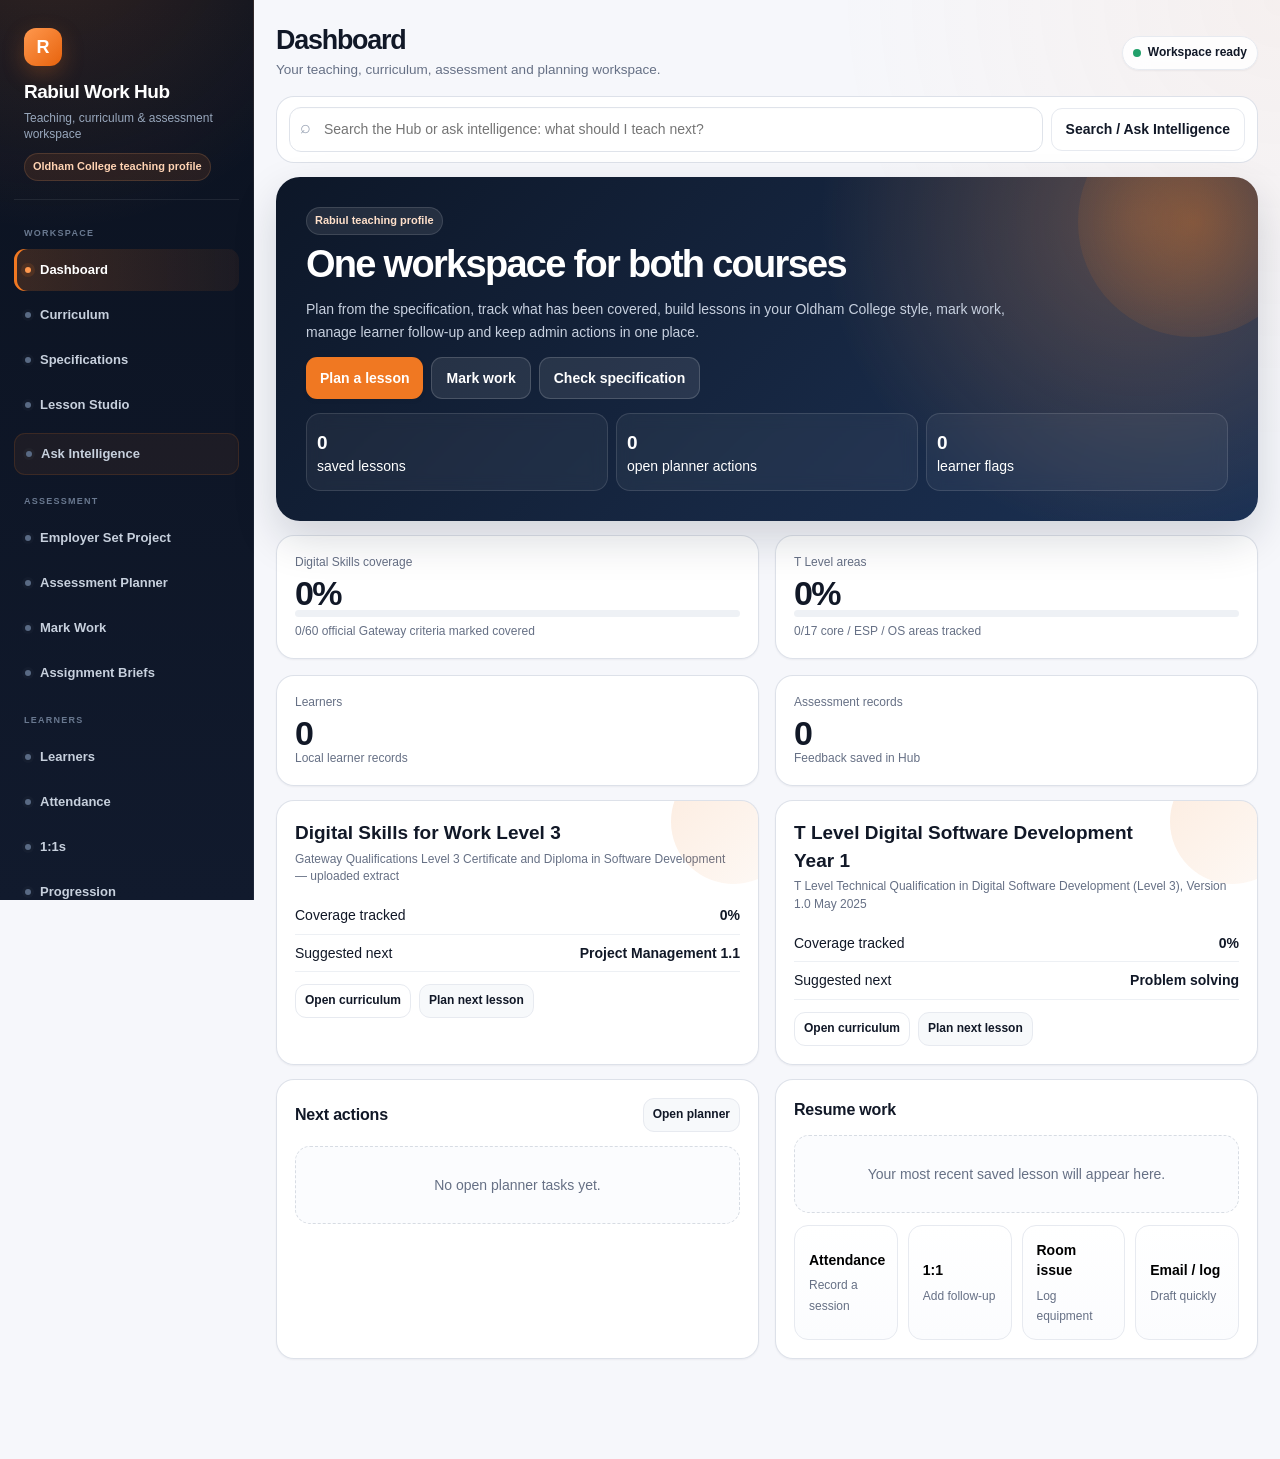
<file: index.html>
<!doctype html>
<html lang="en">
<head>
  <meta charset="utf-8">
  <meta name="viewport" content="width=device-width,initial-scale=1,viewport-fit=cover">
  <meta name="theme-color" content="#0b1220">
  <meta name="color-scheme" content="light">
  <meta name="mobile-web-app-capable" content="yes">
  <meta name="apple-mobile-web-app-capable" content="yes">
  <meta name="apple-mobile-web-app-status-bar-style" content="black-translucent">
  <meta name="description" content="Rabiul Work Hub — teaching, curriculum, assessment and planning workspace">
  <title>Rabiul Work Hub</title>
  <link rel="stylesheet" href="/styles.css?v=4.0.0">
</head>
<body>
  <div class="shell">
    <aside class="sidebar" id="sidebar">
      <div class="brand">
        <strong>Rabiul Work Hub</strong>
        <span>Teaching, curriculum & assessment workspace</span>
        <div class="brand-badge">Oldham College teaching profile</div>
  <button class="sidebar-close" aria-label="Close navigation" onclick="RWH.toggleDrawer()">Close</button>
      </div>
      <nav class="nav" id="nav"></nav>
    </aside>
    <main class="content" id="app">
      <div class="card">Loading Work Hub…</div>
    </main>
  </div>

  <nav class="mobilebar" id="mobilebar"></nav>
  <div class="toast" id="toast"></div>
  <div class="modal-backdrop" id="modal">
    <div class="modal" id="modalContent"></div>
  </div>

  <script src="/data.js?v=4.0.0"></script>
  <script src="/app.js?v=4.0.0"></script>
</body>
</html>
</file>
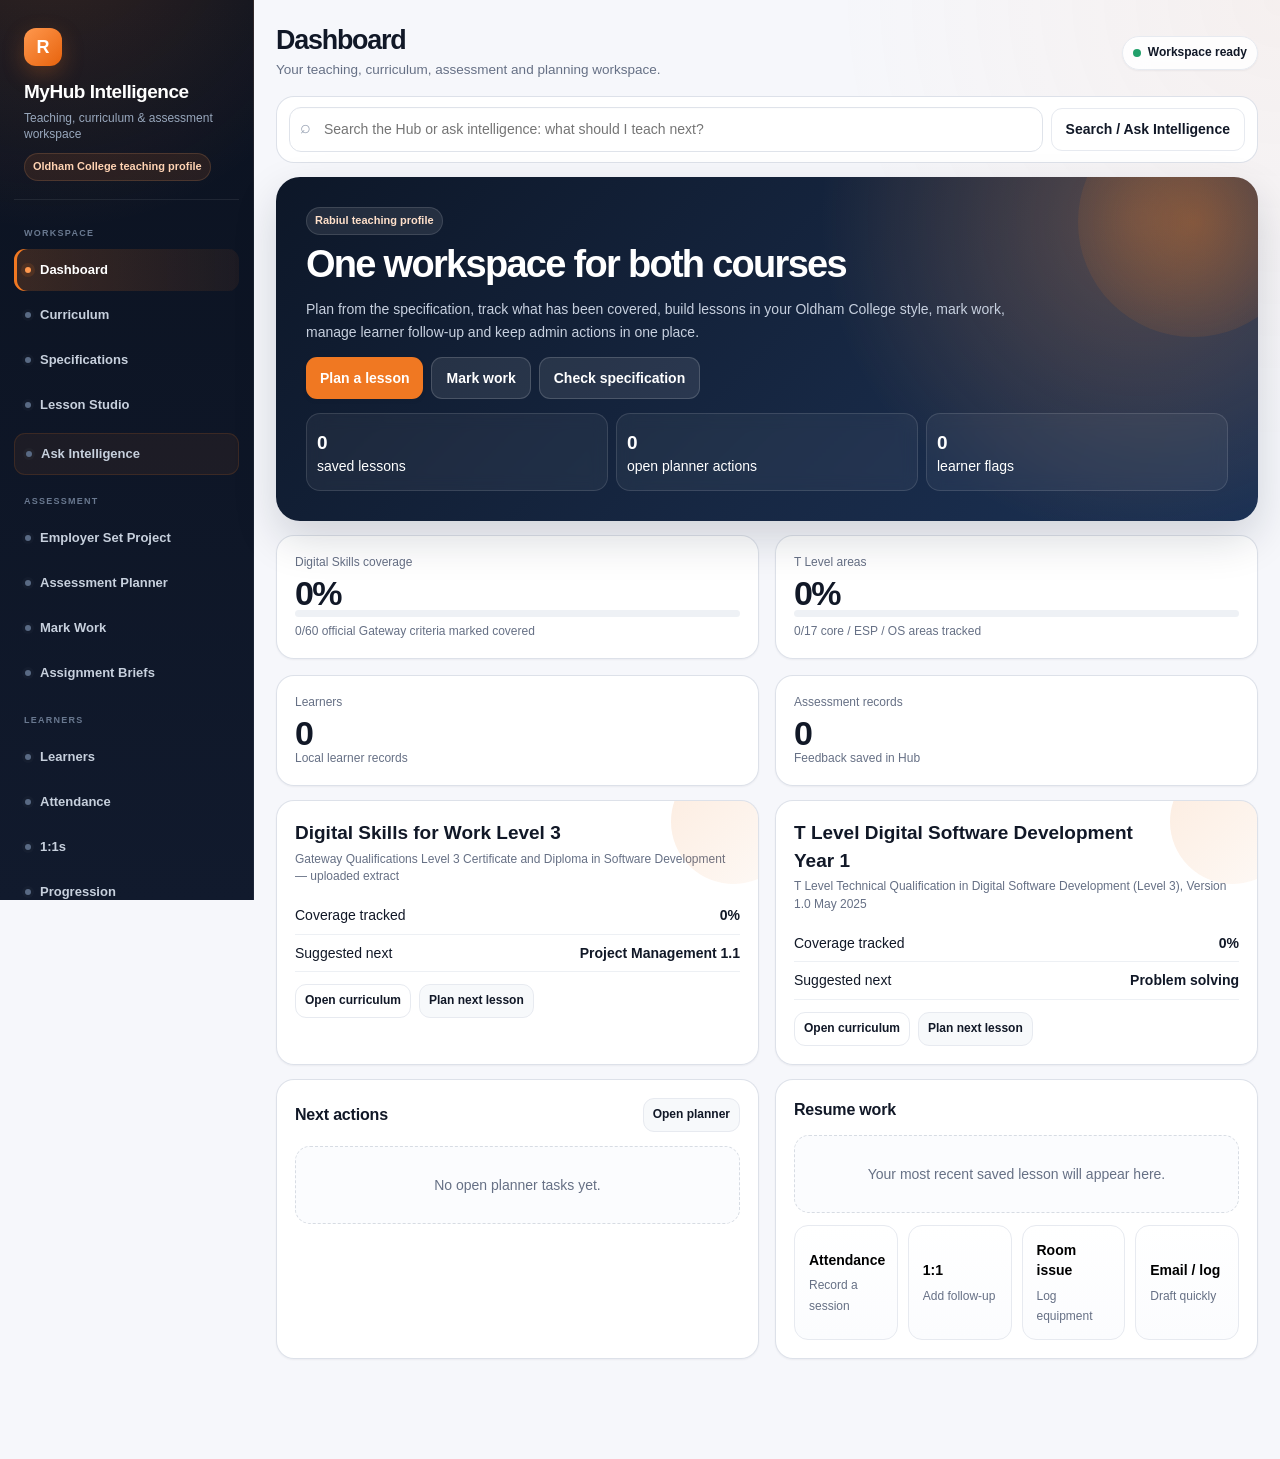
<file: rabiul-work-hub-next/index.html>
<!doctype html>
<html lang="en">
<head>
  <meta charset="utf-8">
  <meta name="viewport" content="width=device-width,initial-scale=1,viewport-fit=cover">
  <meta name="theme-color" content="#0b1220">
  <meta name="color-scheme" content="light">
  <meta name="mobile-web-app-capable" content="yes">
  <meta name="apple-mobile-web-app-capable" content="yes">
  <meta name="apple-mobile-web-app-status-bar-style" content="black-translucent">
  <meta name="description" content="MyHub Intelligence — teaching, curriculum, assessment and planning workspace">
  <title>MyHub Intelligence</title>
  <link rel="stylesheet" href="/styles.css?v=4.0.0">
</head>
<body>
  <div class="shell">
    <aside class="sidebar" id="sidebar">
      <div class="brand">
        <strong>MyHub Intelligence</strong>
        <span>Teaching, curriculum & assessment workspace</span>
        <div class="brand-badge">Oldham College teaching profile</div>
  <button class="sidebar-close" aria-label="Close navigation" onclick="RWH.toggleDrawer()">Close</button>
      </div>
      <nav class="nav" id="nav"></nav>
    </aside>
    <main class="content" id="app">
      <div class="card">Loading Work Hub…</div>
    </main>
  </div>

  <nav class="mobilebar" id="mobilebar"></nav>
  <div class="toast" id="toast"></div>
  <div class="modal-backdrop" id="modal">
    <div class="modal" id="modalContent"></div>
  </div>

  <script src="/data.js?v=4.0.0"></script>
  <script src="/app.js?v=4.0.0"></script>
</body>
</html>
</file>
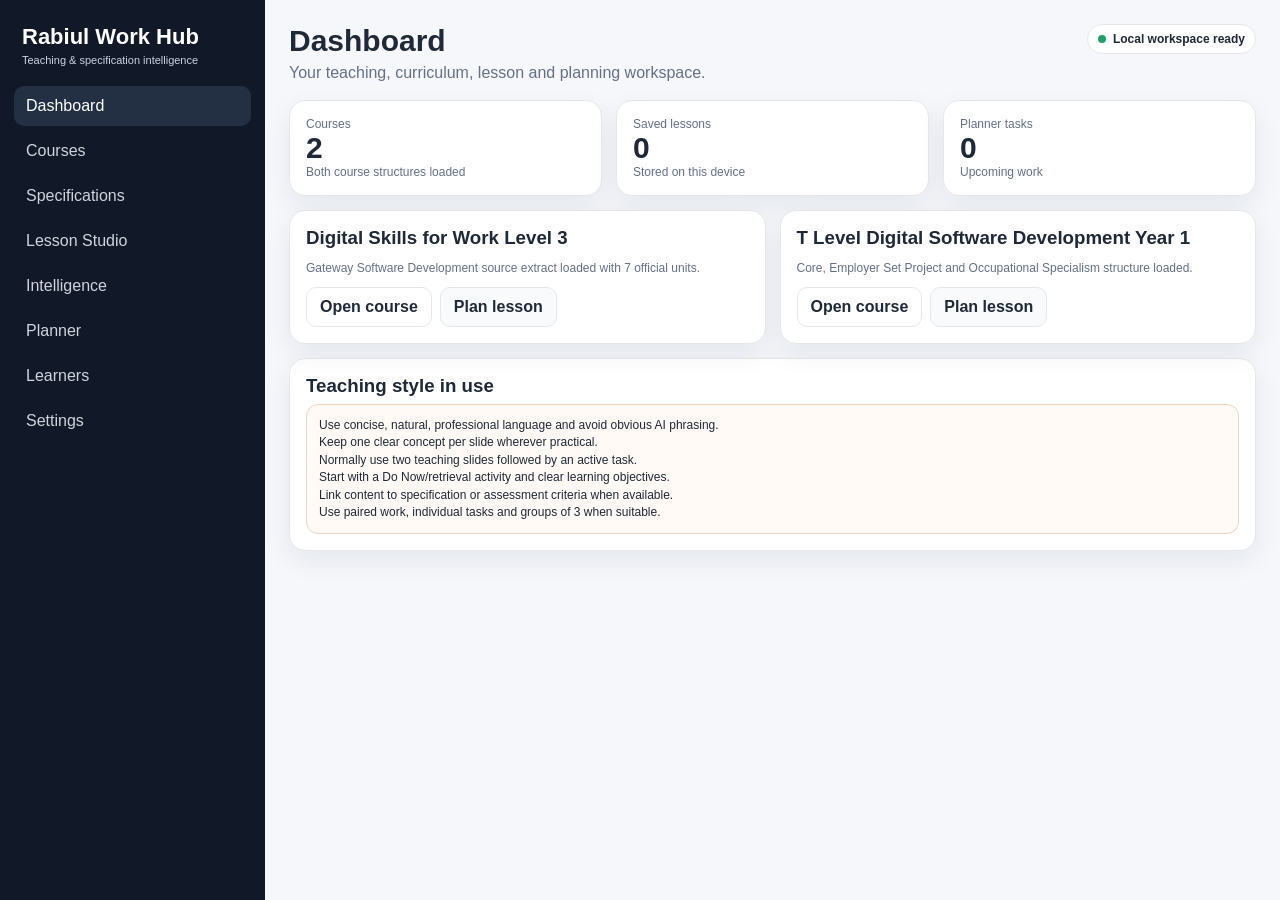
<file: work-hub/index.html>
<!doctype html>
<html lang="en">
<head>
<meta charset="utf-8">
<meta name="viewport" content="width=device-width,initial-scale=1,viewport-fit=cover">
<meta name="theme-color" content="#111827">
<title>Rabiul Work Hub</title>
<style>
:root{--bg:#f5f7fb;--panel:#fff;--ink:#1f2937;--muted:#667085;--line:#e5e7eb;--nav:#111827;--accent:#e87524;--accent2:#fff4e9;--good:#157f52;--danger:#b42318;--radius:16px;--shadow:0 10px 28px rgba(16,24,40,.07)}
*{box-sizing:border-box}body{margin:0;background:var(--bg);color:var(--ink);font-family:Calibri,Arial,sans-serif}button,input,select,textarea{font:inherit}button{cursor:pointer}.app{display:grid;grid-template-columns:265px 1fr;min-height:100vh}.sidebar{background:var(--nav);color:white;padding:20px 14px;position:sticky;top:0;height:100vh;overflow:auto}.brand{font-size:22px;font-weight:800;margin:4px 8px 20px}.brand small{display:block;font-size:11px;font-weight:500;color:#cbd5e1;margin-top:4px}.nav{display:grid;gap:5px}.nav button{border:0;background:transparent;color:#d0d5dd;text-align:left;padding:11px 12px;border-radius:10px}.nav button.active,.nav button:hover{background:#233044;color:white}.main{padding:24px;min-width:0}.page{display:none}.page.active{display:block}.topbar{display:flex;justify-content:space-between;align-items:flex-start;gap:14px;margin-bottom:18px}.topbar h1{margin:0;font-size:30px}.topbar p{margin:6px 0 0;color:var(--muted)}.status{display:inline-flex;align-items:center;gap:7px;padding:7px 10px;border:1px solid var(--line);background:white;border-radius:999px;font-size:12px;font-weight:700}.status:before{content:"";width:8px;height:8px;border-radius:50%;background:#22a06b}.grid{display:grid;gap:14px}.g2{grid-template-columns:repeat(2,minmax(0,1fr))}.g3{grid-template-columns:repeat(3,minmax(0,1fr))}.card{background:var(--panel);border:1px solid var(--line);border-radius:var(--radius);box-shadow:var(--shadow);padding:16px}.card h3{margin:0 0 7px}.muted{color:var(--muted)}.small{font-size:12px}.kpi{font-size:30px;font-weight:800}.label{display:block;font-size:12px;font-weight:700;margin:0 0 6px}.formgrid{display:grid;grid-template-columns:repeat(2,minmax(0,1fr));gap:12px}.full{grid-column:1/-1}input,select,textarea{width:100%;border:1px solid var(--line);border-radius:10px;padding:10px;background:white;color:var(--ink)}textarea{min-height:90px;resize:vertical}.btn{border:0;border-radius:10px;padding:10px 13px;background:var(--accent);color:white;font-weight:800}.btn.secondary{background:white;color:var(--ink);border:1px solid var(--line)}.btn.ghost{background:#f8fafc;color:var(--ink);border:1px solid var(--line)}.btn.danger{background:#fff1f1;color:var(--danger);border:1px solid #f4c7c7}.toolbar{display:flex;gap:8px;flex-wrap:wrap;margin-top:12px}.pill{display:inline-flex;padding:5px 8px;border-radius:999px;background:var(--accent2);color:#9a4b12;font-size:11px;font-weight:800}.list{display:grid;gap:8px}.item{padding:11px;border:1px solid var(--line);border-radius:12px;background:#fbfcfe}.progress{height:8px;background:#eef1f5;border-radius:999px;overflow:hidden}.progress span{display:block;height:100%;background:var(--accent)}.course-card h3{margin-bottom:5px}.course-meta{display:flex;justify-content:space-between;gap:10px;align-items:center}.spec-layout{display:grid;grid-template-columns:300px 1fr;gap:14px}.spec-menu{display:grid;gap:6px;max-height:600px;overflow:auto}.spec-menu button{padding:10px;border:1px solid var(--line);background:white;border-radius:10px;text-align:left}.spec-menu button.active{background:var(--accent2);border-color:#f4bd94}.criterion{padding:10px 11px;border:1px solid var(--line);border-radius:10px;margin-bottom:7px;background:#fbfcfe}.lesson-shell{display:grid;grid-template-columns:210px minmax(0,1fr) 330px;gap:14px;align-items:start}.thumbs{display:grid;gap:8px;max-height:640px;overflow:auto}.thumb{border:1px solid var(--line);background:white;border-radius:10px;padding:9px;text-align:left}.thumb.active{border-color:var(--accent);box-shadow:0 0 0 2px rgba(232,117,36,.12)}.thumb b{display:block;font-size:12px}.thumb small{color:var(--muted)}.slide-stage{background:#e9edf3;padding:18px;border-radius:14px}.slide{aspect-ratio:16/9;background:#fffdf9;border:1px solid #ead9c8;box-shadow:0 14px 36px rgba(16,24,40,.12);position:relative;padding:50px 52px 44px;overflow:hidden}.slide:before{content:"";position:absolute;top:0;left:0;right:0;height:10px;background:var(--accent)}.slide-head{position:absolute;top:18px;left:28px;right:28px;display:flex;justify-content:space-between;font-size:11px;color:#5d6470}.slide h2{font-size:32px;margin:4px 0 14px;line-height:1.05}.slide .tag{display:inline-block;font-size:12px;font-weight:800;text-transform:uppercase;letter-spacing:.08em;color:#a55418;margin-bottom:8px}.slide .body{font-size:18px;line-height:1.38;white-space:pre-wrap}.slide-foot{position:absolute;left:28px;right:28px;bottom:15px;border-top:1px solid #f0dfd1;padding-top:6px;display:flex;justify-content:space-between;font-size:10px;color:#7b7f87}.chips{display:flex;gap:6px;flex-wrap:wrap}.chip{padding:7px 9px;border:1px solid var(--line);border-radius:999px;background:white;font-size:11px;font-weight:700}.stylebox{background:#fffaf5;border:1px solid #f3d4bd;border-radius:12px;padding:12px;font-size:12px;line-height:1.45}.promptbox{background:#f8fafc;border:1px solid var(--line);border-radius:12px;padding:12px}.diag{font-family:ui-monospace,monospace;font-size:12px;background:#101828;color:#d0d5dd;border-radius:10px;padding:12px;white-space:pre-wrap}.mobilebar{display:none}
@media(max-width:1100px){.lesson-shell{grid-template-columns:160px 1fr}.lesson-side{grid-column:1/-1}.spec-layout{grid-template-columns:1fr}}
@media(max-width:760px){.app{display:block}.sidebar{display:none}.main{padding:14px 12px 78px}.topbar{display:grid}.topbar h1{font-size:24px}.g2,.g3,.formgrid{grid-template-columns:1fr}.full{grid-column:auto}.lesson-shell{display:block}.thumbs{display:flex;overflow:auto;margin-bottom:10px}.thumb{min-width:150px}.slide-stage{padding:8px}.slide{padding:40px 26px 38px}.slide h2{font-size:23px}.slide .body{font-size:14px}.lesson-side{margin-top:12px}.mobilebar{display:grid;grid-template-columns:repeat(5,1fr);position:fixed;left:0;right:0;bottom:0;background:#111827;z-index:20;padding:7px 5px}.mobilebar button{border:0;background:transparent;color:#cbd5e1;font-size:10px;padding:8px 2px}.mobilebar button.active{color:white;font-weight:800}}
</style>
</head>
<body>
<div class="app">
<aside class="sidebar">
<div class="brand">Rabiul Work Hub<small>Teaching & specification intelligence</small></div>
<div class="nav" id="nav">
<button data-page="dashboard" class="active">Dashboard</button>
<button data-page="courses">Courses</button>
<button data-page="specs">Specifications</button>
<button data-page="lesson">Lesson Studio</button>
<button data-page="intelligence">Intelligence</button>
<button data-page="planner">Planner</button>
<button data-page="learners">Learners</button>
<button data-page="settings">Settings</button>
</div>
</aside>
<main class="main">
<section id="dashboard" class="page active">
<div class="topbar"><div><h1>Dashboard</h1><p>Your teaching, curriculum, lesson and planning workspace.</p></div><span class="status">Local workspace ready</span></div>
<div class="grid g3">
<div class="card"><div class="muted small">Courses</div><div class="kpi">2</div><div class="small muted">Both course structures loaded</div></div>
<div class="card"><div class="muted small">Saved lessons</div><div class="kpi" id="kpiLessons">0</div><div class="small muted">Stored on this device</div></div>
<div class="card"><div class="muted small">Planner tasks</div><div class="kpi" id="kpiTasks">0</div><div class="small muted">Upcoming work</div></div>
</div>
<div class="grid g2" style="margin-top:14px">
<div class="card"><h3>Digital Skills for Work Level 3</h3><p class="muted small">Gateway Software Development source extract loaded with 7 official units.</p><div class="toolbar"><button class="btn secondary" onclick="go('courses')">Open course</button><button class="btn ghost" onclick="openLessonFor('Digital Skills for Work Level 3','Programming Implementation')">Plan lesson</button></div></div>
<div class="card"><h3>T Level Digital Software Development Year 1</h3><p class="muted small">Core, Employer Set Project and Occupational Specialism structure loaded.</p><div class="toolbar"><button class="btn secondary" onclick="go('courses')">Open course</button><button class="btn ghost" onclick="openLessonFor('T Level Digital Software Development Year 1','Content Area 2: Introduction to programming')">Plan lesson</button></div></div>
</div>
<div class="card" style="margin-top:14px"><h3>Teaching style in use</h3><div class="stylebox" id="dashStyle"></div></div>
</section>

<section id="courses" class="page">
<div class="topbar"><div><h1>Courses</h1><p>Exact course names, specification structure and delivery tracking.</p></div></div>
<div id="courseCards" class="grid g2"></div>
<div id="courseDetail" class="card" style="margin-top:14px"></div>
</section>

<section id="specs" class="page">
<div class="topbar"><div><h1>Specifications & Coverage</h1><p>Official source structure with editable coverage notes.</p></div><span class="status">2 sources loaded</span></div>
<div class="card" style="margin-bottom:14px">
<div class="formgrid"><label><span class="label">Course</span><select id="specCourse"></select></label><label><span class="label">Search specification</span><input id="specSearch" placeholder="e.g. testing, variables, security"></label></div>
</div>
<div class="spec-layout">
<div class="card"><div id="specMenu" class="spec-menu"></div></div>
<div class="card"><div id="specDetail"></div></div>
</div>
</section>

<section id="lesson" class="page">
<div class="topbar"><div><h1>Lesson Studio</h1><p>Oldham College template, your teaching style and prompt-driven improvements.</p></div><span class="pill">Oldham template active</span></div>
<div class="card" style="margin-bottom:14px">
<div class="formgrid">
<label><span class="label">Course</span><select id="lessonCourse"></select></label>
<label><span class="label">Unit / content area</span><select id="lessonUnit"></select></label>
<label><span class="label">Topic</span><input id="lessonTopic" placeholder="Lesson topic"></label>
<label><span class="label">Duration</span><select id="lessonDuration"><option>210 minutes</option><option>180 minutes</option><option>120 minutes</option></select></label>
<label><span class="label">Slide count</span><select id="lessonCount"><option>20</option><option>16</option><option>12</option><option>24</option></select></label>
<label><span class="label">Mode</span><select id="lessonMode"><option>Balanced theory + activity</option><option>100% theoretical</option><option>Programming practical</option><option>Assessment preparation</option></select></label>
<label><span class="label">Grouping</span><select id="lessonGrouping"><option>Mixed</option><option>Pairs</option><option>Groups of 3</option><option>Individual</option></select></label>
<label><span class="label">Task frequency</span><select id="lessonFreq"><option value="2">Task after every 2 teaching slides</option><option value="3">Task after every 3 teaching slides</option><option value="1">Task after every teaching slide</option></select></label>
<label class="full"><span class="label">Improvement prompt before generation</span><textarea id="lessonPrompt" placeholder="Example: 100% theoretical, no code, groups of 3, make tasks more advanced and link every section to the specification."></textarea></label>
</div>
<div class="toolbar"><button class="btn" onclick="generateLesson()">Generate lesson</button><button class="btn secondary" onclick="saveLesson()">Save lesson</button><button class="btn ghost" onclick="newLesson()">New</button></div>
</div>

<div class="lesson-shell">
<div class="card"><div class="small muted" style="margin-bottom:8px">Slides</div><div id="thumbs" class="thumbs"></div></div>
<div class="slide-stage"><div id="slidePreview"></div></div>
<div class="lesson-side">
<div class="card"><h3>Lesson Standards</h3><div class="stylebox" id="lessonStandards"></div></div>
<div class="card" style="margin-top:12px"><h3>Improve Current Lesson</h3><div class="promptbox"><textarea id="improvePrompt" placeholder="Tell the Hub what to improve. Example: Make tasks more advanced, remove code, add model answers, groups of 3."></textarea><div class="chips" style="margin-top:8px">
<button class="chip" onclick="quickPrompt('Shorter')">Shorter</button>
<button class="chip" onclick="quickPrompt('More advanced')">More advanced</button>
<button class="chip" onclick="quickPrompt('Theory only, no code')">Theory only</button>
<button class="chip" onclick="quickPrompt('Groups of 3')">Groups of 3</button>
<button class="chip" onclick="quickPrompt('Paired task')">Paired task</button>
<button class="chip" onclick="quickPrompt('Model answer')">Model answer</button>
<button class="chip" onclick="quickPrompt('Exam-style task')">Exam-style task</button>
<button class="chip" onclick="quickPrompt('Task every 2 slides')">Task every 2</button>
<button class="chip" onclick="quickPrompt('Recap plus extension')">Recap + extension</button>
</div><div class="toolbar"><button class="btn" onclick="applyImprovement(false)">Improve whole lesson</button><button class="btn secondary" onclick="applyImprovement(true)">Improve selected slide</button></div></div></div>
<div class="card" style="margin-top:12px"><h3>Edit selected slide</h3><label><span class="label">Type</span><select id="editType"><option>New learning</option><option>Task</option><option>Worked example</option><option>Recap</option><option>Assessment</option><option>Title</option></select></label><label><span class="label">Title</span><input id="editTitle"></label><label><span class="label">Content</span><textarea id="editBody"></textarea></label><div class="toolbar"><button class="btn secondary" onclick="updateSelectedSlide()">Update slide</button></div></div>
</div>
</div>
</section>

<section id="intelligence" class="page">
<div class="topbar"><div><h1>Intelligence Workspace</h1><p>Prepare a context-rich request from your Hub data and hand it to your preferred AI workspace.</p></div></div>
<div class="grid g2">
<div class="card"><label><span class="label">Focus</span><select id="intelFocus"><option>Full Hub</option><option>Curriculum & coverage</option><option>Lessons & planning</option><option>Learner support</option><option>Assessment & marking</option><option>Resources</option></select></label><label><span class="label">Request</span><textarea id="intelPrompt" placeholder="Example: Create the next Ethical Hacking lesson without repeating covered content."></textarea></label><div class="toolbar"><button class="btn" onclick="prepareRequest()">Prepare request</button><button class="btn secondary" onclick="shareRequest()">Share</button><button class="btn ghost" onclick="copyPrepared()">Copy</button></div><label><span class="label">Prepared request</span><textarea id="prepared" readonly style="min-height:260px"></textarea></label></div>
<div class="card"><h3>Response Vault</h3><p class="small muted">Paste a completed response here and save it for later reference.</p><textarea id="vaultInput" placeholder="Paste completed response"></textarea><div class="toolbar"><button class="btn secondary" onclick="saveVault()">Save response</button></div><div id="vaultList" class="list" style="margin-top:12px"></div></div>
</div>
</section>

<section id="planner" class="page">
<div class="topbar"><div><h1>Weekly Planner</h1><p>Keep teaching and admin tasks together.</p></div></div>
<div class="grid g2"><div class="card"><label><span class="label">Task</span><input id="taskText"></label><label><span class="label">Due date</span><input id="taskDate" type="date"></label><div class="toolbar"><button class="btn" onclick="addTask()">Add task</button></div></div><div class="card"><h3>Tasks</h3><div id="taskList" class="list"></div></div></div>
</section>

<section id="learners" class="page">
<div class="topbar"><div><h1>Learners</h1><p>Simple local learner records. Use initials or internal references where appropriate.</p></div></div>
<div class="grid g2"><div class="card"><label><span class="label">Learner reference</span><input id="learnerName"></label><label><span class="label">Course</span><select id="learnerCourse"></select></label><label><span class="label">Attendance %</span><input id="learnerAttendance" type="number" min="0" max="100"></label><label><span class="label">Note</span><textarea id="learnerNote"></textarea></label><div class="toolbar"><button class="btn" onclick="addLearner()">Save learner</button></div></div><div class="card"><h3>Saved learners</h3><div id="learnerList" class="list"></div></div></div>
</section>

<section id="settings" class="page">
<div class="topbar"><div><h1>Settings</h1><p>Your teaching style, backup and app diagnostics.</p></div></div>
<div class="grid g2">
<div class="card"><h3>My teaching style</h3><textarea id="styleText" style="min-height:320px"></textarea><div class="toolbar"><button class="btn" onclick="saveStyle()">Save style</button><button class="btn secondary" onclick="resetStyle()">Reset defaults</button></div></div>
<div class="card"><h3>Backup & diagnostics</h3><div class="toolbar"><button class="btn secondary" onclick="exportData()">Export backup</button><button class="btn secondary" onclick="document.getElementById('importFile').click()">Import backup</button><input id="importFile" type="file" accept="application/json" style="display:none" onchange="importData(event)"><button class="btn danger" onclick="resetData()">Reset local data</button></div><h3 style="margin-top:18px">Diagnostics</h3><div id="diag" class="diag">Not run yet.</div><div class="toolbar"><button class="btn secondary" onclick="runSelfCheck()">Run self-check</button></div></div>
</div>
</section>
</main>
</div>
<nav class="mobilebar" id="mobilebar">
<button data-page="dashboard" class="active">Home</button><button data-page="courses">Courses</button><button data-page="lesson">Lesson</button><button data-page="specs">Specs</button><button data-page="settings">More</button>
</nav>

<script>
(function(){
'use strict';
var VERSION='1.0.0-live';
var COURSE1='Digital Skills for Work Level 3';
var COURSE2='T Level Digital Software Development Year 1';
var DEFAULT_STYLE=[
'Use concise, natural, professional language and avoid obvious AI phrasing.',
'Keep one clear concept per slide wherever practical.',
'Normally use two teaching slides followed by an active task.',
'Start with a Do Now/retrieval activity and clear learning objectives.',
'Link content to specification or assessment criteria when available.',
'Use paired work, individual tasks and groups of 3 when suitable.',
'Use realistic college, workplace and digital-industry scenarios.',
'Scaffold weaker or newer learners and add genuine stretch for stronger learners.',
'If a lesson is theory-only, do not add practical activity or code unless requested.',
'Programming lessons use code only when it supports the specification.',
'Use worked examples or model answers before independent assessment where helpful.',
'Task instructions must be specific and assessment-ready, not vague.',
'Encourage full-sentence learner responses.',
'Finish with five recap questions plus an extension or exit ticket.',
'Never use real learner names in generated examples.',
'Default to roughly 3 to 3.5 hours and around 20 slides.',
'Marking format: WWW / EBI / Overall / Indicative Grade.'
].join('\n');

var GATEWAY=[
{title:'Project Management',code:'F/618/5180',glh:42,criteria:[
'1.1 Explain the stages of the project lifecycle as they apply to a given IT project.',
'1.2 Describe key concepts, issues and risks when managing IT projects.',
'1.3 Compare the characteristics of different project management methodologies used by organisations.',
'2.1 Produce a project specification for an IT project in line with requirements.',
'2.2 Use project management software to plan an IT project.',
'3.1 Use project management software to monitor a project plan and track progress against the plan.',
'3.2 Carry out a post-project review to determine project outcomes.'
]},
{title:'JavaScript',code:'K/618/5237',glh:42,criteria:[
'1.1 Explain how JavaScript is used as a web programming language.',
'2.1 Use JavaScript to prompt and validate inputs in web pages.',
'2.2 Use document.write to display messages in web pages.',
'2.3 Alter, show, hide and move objects in web pages.',
'2.4 Use JavaScript to include special effects in web pages.',
'2.5 Use functions and variables to customise web pages.',
'2.6 Use functions and variables for functional web pages.',
'2.7 Use event handlers to trigger JavaScript code.'
]},
{title:'Maths for Computing',code:'M/618/5238',glh:42,criteria:[
'1.1 Show how matrices can be used to represent ordered data.',
'1.2 Perform add, subtract and scalar multiplication operations on a matrix.',
'1.3 Multiply two matrices.',
'1.4 Find the inverse and transpose of a matrix.',
'1.5 Apply matrix techniques to solve simultaneous linear equations.',
'2.1 Apply sequence and series techniques to solve problems.',
'2.2 Apply probability and recursion techniques to solve problems.',
'3.1 Explain how number systems are used in computing.',
'3.2 Perform basic operations on number systems.',
'3.3 Perform conversion operations between number systems.',
'4.1 Gather data for a defined purpose.',
'4.2 Interpret trends and patterns in data.'
]},
{title:'Object Oriented Programming',code:'T/618/5239',glh:42,criteria:[
'1.1 Explain the key features of object oriented programming.',
'1.2 Explain the importance of encapsulation, inheritance and polymorphism in object oriented programming.',
'2.1 Demonstrate use of object oriented tools and techniques.',
'3.1 Design an object oriented program.',
'3.2 Develop an object oriented program.',
'4.1 Test an object oriented program.',
'4.2 Document appropriate action to correct errors.',
'4.3 Create technical documentation for the support and maintenance of the program.'
]},
{title:'Programming Implementation',code:'K/618/5240',glh:42,criteria:[
'1.1 Explain the principles and concepts of programming languages.',
'2.1 Interpret variables within programming languages.',
'2.2 Interpret common programming control structures that are used when developing code.',
'2.3 Describe the use of common data structures.',
'2.4 Describe how algorithms are used in programming.',
'2.5 Describe how to test and debug programs.',
'3.1 Identify the elements of common coding standards.',
'3.2 Explain the role and importance of good coding practices.',
'4.1 Identify the types of functional and non-functional requirements.',
'4.2 Describe the tests used for functional and non-functional requirements.'
]},
{title:'Robot Technology',code:'K/618/5190',glh:42,criteria:[
'1.1 Explain the operating, design and control principles of different types of robots.',
'1.2 Explain how different sensors and end effectors are used in robots.',
'1.3 Analyse the benefits and limitations of using robots for routine tasks.',
'2.1 Explain how legislation and roboethics influence the development and use of robots.',
'3.1 Design an operating program for a robot to enable it to carry out a specific function.',
'3.2 Develop an operating program for a robot to enable it to carry out a specific function.',
'4.1 Explain the health and safety requirements, and maintenance procedures for the safe operation of robots.'
]},
{title:'Software Testing',code:'M/618/5241',glh:42,criteria:[
'1.1 Explain the purpose and methods of software testing.',
'1.2 Describe the different stages and types of software testing.',
'1.3 Explain how automation is used in software testing.',
'1.4 Describe functional and structural testing.',
'2.1 Design appropriate test data.',
'2.2 Develop a test plan in line with requirements.',
'2.3 Implement a test plan and record results.',
'2.4 Produce a test report.'
]}];

var TLEVEL_CORE=[
{title:'Content Area 1: Problem solving',count:38,paper:1},
{title:'Content Area 2: Introduction to programming',count:87,paper:1},
{title:'Content Area 3: Emerging issues',count:8,paper:1},
{title:'Content Area 4: Legislation and regulatory requirements',count:16,paper:1},
{title:'Content Area 5: Business context',count:16,paper:2},
{title:'Content Area 6: Data',count:59,paper:2},
{title:'Content Area 7: Digital environments',count:32,paper:2},
{title:'Content Area 8: Security',count:16,paper:2}
];
var TLEVEL_OS=[
'Be able to analyse a problem to define requirements and acceptance criteria aligned to user needs',
'Apply ethical principles and manage risks in line with legal and regulatory requirements when developing software',
'Discover, evaluate and apply reliable sources of knowledge',
'Design',
'Create solutions in a social and collaborative environment',
'Implement a solution using at least two appropriate languages',
'Testing a software solution',
'Change, maintain and support software'
];

var store={
get:function(k,d){try{var v=localStorage.getItem('rwh_live_'+k);return v===null?d:JSON.parse(v)}catch(e){return d}},
set:function(k,v){localStorage.setItem('rwh_live_'+k,JSON.stringify(v))}
};
var state={
style:store.get('style',DEFAULT_STYLE),
lessons:store.get('lessons',[]),
tasks:store.get('tasks',[]),
learners:store.get('learners',[]),
coverage:store.get('coverage',{}),
vault:store.get('vault',[])
};
var currentSlides=[];
var selectedSlide=0;
var selectedSpecCourse=COURSE1;
var selectedSpecIndex=0;

function esc(s){return String(s==null?'':s).replace(/[&<>"']/g,function(c){return {'&':'&amp;','<':'&lt;','>':'&gt;','"':'&quot;',"'":'&#39;'}[c]})}
function saveAll(){store.set('style',state.style);store.set('lessons',state.lessons);store.set('tasks',state.tasks);store.set('learners',state.learners);store.set('coverage',state.coverage);store.set('vault',state.vault);refreshKPIs()}
function go(id){document.querySelectorAll('.page').forEach(function(x){x.classList.toggle('active',x.id===id)});document.querySelectorAll('[data-page]').forEach(function(x){x.classList.toggle('active',x.getAttribute('data-page')===id)});if(id==='courses')renderCourses();if(id==='specs')renderSpecs();if(id==='lesson')renderLesson();if(id==='planner')renderTasks();if(id==='learners')renderLearners();if(id==='settings')renderSettings();if(id==='intelligence')renderVault();window.scrollTo(0,0)}
window.go=go;
document.querySelectorAll('[data-page]').forEach(function(b){b.addEventListener('click',function(){go(b.getAttribute('data-page'))})});

function courseUnits(course){
if(course===COURSE1)return GATEWAY.map(function(x){return x.title});
return TLEVEL_CORE.map(function(x){return x.title}).concat(['Employer Set Project']).concat(TLEVEL_OS.map(function(x,i){return 'Occupational Specialism '+(i+1)+': '+x}));
}
function fillSelect(el,items){el.innerHTML='';items.forEach(function(x){var o=document.createElement('option');o.value=x;o.textContent=x;el.appendChild(o)})}
function initSelects(){[document.getElementById('specCourse'),document.getElementById('lessonCourse'),document.getElementById('learnerCourse')].forEach(function(el){if(el)fillSelect(el,[COURSE1,COURSE2])});refreshLessonUnits();document.getElementById('lessonCourse').addEventListener('change',refreshLessonUnits);document.getElementById('specCourse').addEventListener('change',function(){selectedSpecCourse=this.value;selectedSpecIndex=0;renderSpecs()});document.getElementById('specSearch').addEventListener('input',renderSpecs)}
function refreshLessonUnits(){var c=document.getElementById('lessonCourse').value;fillSelect(document.getElementById('lessonUnit'),courseUnits(c))}
function refreshKPIs(){document.getElementById('kpiLessons').textContent=state.lessons.length;document.getElementById('kpiTasks').textContent=state.tasks.length;document.getElementById('dashStyle').innerHTML=esc(state.style.split('\n').slice(0,6).join('\n')).replace(/\n/g,'<br>')}
function coverageKey(course,unit){return course+'|'+unit}
function coveredCount(course,unit,total){var v=state.coverage[coverageKey(course,unit)]||[];return Math.min(v.length,total)}

function renderCourses(){
var root=document.getElementById('courseCards');
root.innerHTML='';
[
{course:COURSE1,subtitle:'Gateway Qualifications Software Development Level 3 source extract',points:GATEWAY.reduce(function(a,b){return a+b.criteria.length},0),units:GATEWAY.length},
{course:COURSE2,subtitle:'T Level Technical Qualification in Digital Software Development · Version 1.0 May 2025',points:TLEVEL_CORE.reduce(function(a,b){return a+b.count},0),units:TLEVEL_CORE.length+1+TLEVEL_OS.length}
].forEach(function(c){
var div=document.createElement('div');div.className='card course-card';
div.innerHTML='<div class="course-meta"><div><h3>'+esc(c.course)+'</h3><div class="small muted">'+esc(c.subtitle)+'</div></div><span class="pill">'+c.units+' areas</span></div><div style="margin-top:12px"><div class="small muted">'+c.points+' specification points / criteria represented</div><div class="toolbar"><button class="btn secondary">Open structure</button><button class="btn ghost">Plan lesson</button></div></div>';
div.querySelectorAll('button')[0].onclick=function(){renderCourseDetail(c.course)};
div.querySelectorAll('button')[1].onclick=function(){openLessonFor(c.course,courseUnits(c.course)[0])};
root.appendChild(div)
});
renderCourseDetail(COURSE1)
}
function renderCourseDetail(course){
var root=document.getElementById('courseDetail');var units=courseUnits(course);
var assessment=course===COURSE2?'<div class="stylebox"><b>Assessment structure:</b><br>Core Paper 1: 2h 15m, 90 marks, 30%<br>Core Paper 2: 2h 15m, 90 marks, 30%<br>Employer Set Project: 14h 30m, 100 marks, 40%<br>Occupational Specialism project: 50h 30m, 144 marks.</div>':'';
root.innerHTML='<h3>'+esc(course)+'</h3>'+assessment+'<div class="list" style="margin-top:12px">'+units.map(function(u){return '<div class="item"><b>'+esc(u)+'</b><div class="toolbar"><button class="btn ghost" onclick="openSpecFor(\''+esc(course).replace(/'/g,"\\'")+'\',\''+esc(u).replace(/'/g,"\\'")+'\')">Open spec</button><button class="btn secondary" onclick="openLessonFor(\''+esc(course).replace(/'/g,"\\'")+'\',\''+esc(u).replace(/'/g,"\\'")+'\')">Plan lesson</button></div></div>'}).join('')+'</div>'
}
window.openSpecFor=function(course,unit){go('specs');document.getElementById('specCourse').value=course;selectedSpecCourse=course;var list=specItems(course);var idx=list.findIndex(function(x){return x.title===unit});selectedSpecIndex=Math.max(0,idx);renderSpecs()}
window.openLessonFor=function(course,unit){go('lesson');document.getElementById('lessonCourse').value=course;refreshLessonUnits();document.getElementById('lessonUnit').value=unit;document.getElementById('lessonTopic').value=unit}

function specItems(course){
if(course===COURSE1)return GATEWAY;
var a=TLEVEL_CORE.map(function(x){return {title:x.title,meta:'Core Paper '+x.paper+' · '+x.count+' numbered specification points',criteria:['This area contains '+x.count+' numbered points in the uploaded T Level specification.','Use the official source document in the Hub specification library when planning detailed delivery.']}})
a.push({title:'Employer Set Project',meta:'14h 30m · 100 marks · 40% of Core component',criteria:['Externally set project assessing the Core skills and knowledge in an applied context.']});
TLEVEL_OS.forEach(function(t,i){a.push({title:'Occupational Specialism '+(i+1)+': '+t,meta:'Digital Software Development occupational specialism',criteria:['Official occupational specialism content area from the uploaded specification.']})});
return a
}
function renderSpecs(){
var course=document.getElementById('specCourse').value||selectedSpecCourse;selectedSpecCourse=course;
var q=(document.getElementById('specSearch').value||'').toLowerCase();var items=specItems(course);
var menu=document.getElementById('specMenu');menu.innerHTML='';
items.forEach(function(x,i){if(q&&((x.title+' '+(x.criteria||[]).join(' ')).toLowerCase().indexOf(q)<0))return;var b=document.createElement('button');b.className=i===selectedSpecIndex?'active':'';b.innerHTML='<b>'+esc(x.title)+'</b><div class="small muted">'+esc(x.code||x.meta||'Official specification area')+'</div>';b.onclick=function(){selectedSpecIndex=i;renderSpecs()};menu.appendChild(b)});
var x=items[selectedSpecIndex]||items[0];if(!x)return;
var total=(x.criteria||[]).length;var key=coverageKey(course,x.title);var cov=state.coverage[key]||[];
var crit=(x.criteria||[]).map(function(c,i){var is=cov.indexOf(c)>=0;return '<div class="criterion"><label style="display:flex;gap:9px;align-items:flex-start"><input type="checkbox" style="width:auto;margin-top:3px" '+(is?'checked':'')+' onchange="toggleCoverage('+JSON.stringify(key)+','+JSON.stringify(c)+',this.checked)"><span>'+esc(c)+'</span></label></div>'}).join('');
document.getElementById('specDetail').innerHTML='<span class="pill">Source verified</span><h2 style="margin:8px 0 4px">'+esc(x.title)+'</h2><div class="small muted">'+esc(x.code?x.code+' · '+x.glh+' GLH':x.meta||'Official uploaded specification')+'</div><div style="margin:12px 0"><b>Coverage:</b> '+coveredCount(course,x.title,total)+' / '+total+'</div>'+crit
}
window.toggleCoverage=function(key,c,on){var a=state.coverage[key]||[];if(on&&a.indexOf(c)<0)a.push(c);if(!on)a=a.filter(function(x){return x!==c});state.coverage[key]=a;saveAll()}

function specPointsFor(course,unit){
if(course===COURSE1){var u=GATEWAY.find(function(x){return x.title===unit});return u?u.criteria:[]}
var m=unit.match(/Content Area (\d+)/);if(m){var c=TLEVEL_CORE.find(function(x){return x.title.indexOf('Content Area '+m[1]+':')===0});return c?['Official '+c.title+' specification area containing '+c.count+' numbered points.']:[]}
return ['Official specification area: '+unit]
}
function makeTask(topic,group,advanced,exam){
var intro=group==='Groups of 3'?'Work in groups of 3. ':group==='Pairs'?'Work in pairs. ':group==='Individual'?'Work independently. ':'Choose a suitable working arrangement. ';
var core=exam?'Answer an assessment-style question on '+topic+'. Structure your response with a clear point, technical explanation and applied example.': 'Complete a focused activity on '+topic+'. Produce a clear written outcome that shows what you understand.';
if(advanced)core+=' Justify your choices and compare at least two possible approaches.';
return intro+core+'\n\nExpected output: full sentences and evidence linked to the lesson objective.\nExtension: apply the idea to a different digital workplace scenario.'
}
function slide(type,title,body){return {type:type,title:title,body:body}}
function generateLesson(){
var course=document.getElementById('lessonCourse').value,unit=document.getElementById('lessonUnit').value,topic=document.getElementById('lessonTopic').value.trim()||unit,count=parseInt(document.getElementById('lessonCount').value,10),mode=document.getElementById('lessonMode').value,group=document.getElementById('lessonGrouping').value,freq=parseInt(document.getElementById('lessonFreq').value,10),prompt=(document.getElementById('lessonPrompt').value||'').toLowerCase(),points=specPointsFor(course,unit);
var noCode=mode==='100% theoretical'||prompt.indexOf('no code')>=0||prompt.indexOf('theory only')>=0;var advanced=prompt.indexOf('advanced')>=0||prompt.indexOf('challenge')>=0;var exam=prompt.indexOf('exam')>=0||mode==='Assessment preparation';if(prompt.indexOf('groups of 3')>=0)group='Groups of 3';if(prompt.indexOf('pairs')>=0)group='Pairs';
var slides=[slide('Title',topic,course+'\n'+unit+'\n\nOldham College · Faculty of Digital & Creative'),slide('Task','Do Now / retrieval','Answer three short retrieval questions from previous learning. Write in full sentences.\n\n1. What do you already know about '+topic+'?\n2. Which previous topic connects to this lesson?\n3. Give one workplace example.') ,slide('New learning','Learning objectives','By the end of the lesson, learners will be able to:\n• explain the key ideas in '+topic+'\n• apply the ideas to a realistic scenario\n• produce assessment-ready evidence linked to the specification.')];
var teach=0;var p=0;
while(slides.length<count-2){
var spec=points[p%Math.max(points.length,1)]||('Key concept in '+topic);p++;
slides.push(slide('New learning','New learning: '+topic,spec+'\n\nKey points:\n• define the idea clearly\n• explain why it matters\n• connect it to a realistic college or workplace system'+(noCode?'':'\n• use a short technical example where it helps')));
teach++;
if(teach%freq===0&&slides.length<count-2)slides.push(slide('Task',exam?'Assessment task':'Active task',makeTask(topic,group,advanced,exam)))
}
slides.push(slide('Recap','Recap: 5 questions','1. Define the main concept from today.\n2. Explain one benefit or purpose.\n3. Give one realistic example.\n4. Link the lesson to the specification.\n5. Identify one common mistake or misconception.\n\nExtension: justify which idea from the lesson is most important and why.'));
slides.push(slide('Assessment','Exit ticket','Write one strong paragraph that explains what you learned, applies it to a realistic digital scenario and uses the correct technical vocabulary.'));
currentSlides=slides.slice(0,count);selectedSlide=0;renderLesson()
}
function renderLesson(){var standards=document.getElementById('lessonStandards');if(standards)standards.innerHTML=esc(state.style).replace(/\n/g,'<br>');var thumbs=document.getElementById('thumbs');if(!thumbs)return;thumbs.innerHTML='';currentSlides.forEach(function(s,i){var b=document.createElement('button');b.className='thumb '+(i===selectedSlide?'active':'');b.innerHTML='<b>'+(i+1)+'. '+esc(s.title)+'</b><small>'+esc(s.type)+'</small>';b.onclick=function(){selectedSlide=i;renderLesson()};thumbs.appendChild(b)});var p=document.getElementById('slidePreview');if(!currentSlides.length){p.innerHTML='<div class="card">Generate a lesson to start.</div>';return}var s=currentSlides[selectedSlide];p.innerHTML='<div class="slide"><div class="slide-head"><span>Oldham College</span><span>Faculty of Digital & Creative</span></div><div class="tag">'+esc(s.type)+'</div><h2>'+esc(s.title)+'</h2><div class="body">'+esc(s.body)+'</div><div class="slide-foot"><span>Oldham College</span><span>'+(selectedSlide+1)+' / '+currentSlides.length+'</span></div></div>';document.getElementById('editType').value=s.type;document.getElementById('editTitle').value=s.title;document.getElementById('editBody').value=s.body}
window.generateLesson=generateLesson;
function quickPrompt(t){var x=document.getElementById('improvePrompt');x.value=(x.value?x.value+', ':'')+t}window.quickPrompt=quickPrompt;
function applyImprovement(selectedOnly){
if(!currentSlides.length)return;var q=(document.getElementById('improvePrompt').value||'').toLowerCase();var idxs=selectedOnly?[selectedSlide]:currentSlides.map(function(_,i){return i});
idxs.forEach(function(i){var s=currentSlides[i];if(q.indexOf('shorter')>=0)s.body=s.body.split('\n').slice(0,5).join('\n');if(q.indexOf('advanced')>=0&&s.type==='Task')s.body+='\n\nChallenge: compare alternatives, justify your decision and explain one limitation.';if((q.indexOf('theory only')>=0||q.indexOf('no code')>=0))s.body=s.body.replace(/code|programming practical/gi,'theory explanation');if(q.indexOf('groups of 3')>=0&&s.type==='Task')s.body='Work in groups of 3. Assign one clear role to each learner.\n\n'+s.body;if(q.indexOf('paired')>=0&&s.type==='Task')s.body='Work in pairs. Agree one final response together.\n\n'+s.body;if(q.indexOf('exam')>=0&&s.type==='Task'){s.title='Exam-style task';s.body='Answer an assessment-style question using a clear point, technical explanation and applied example.\n\n'+s.body}if(q.indexOf('model answer')>=0&&s.type==='Worked example')s.body+='\n\nModel structure: Point → technical explanation → applied example → link back to the requirement.'});
if(q.indexOf('recap')>=0&&!selectedOnly&&!currentSlides.some(function(x){return x.type==='Recap'}))currentSlides.push(slide('Recap','Recap: 5 questions','1. Define the concept.\n2. Explain its purpose.\n3. Apply it.\n4. Link to the spec.\n5. Identify a misconception.\n\nExtension: justify your strongest answer.'));
document.getElementById('improvePrompt').value='';renderLesson()
}
window.applyImprovement=applyImprovement;
function updateSelectedSlide(){if(!currentSlides.length)return;currentSlides[selectedSlide]={type:document.getElementById('editType').value,title:document.getElementById('editTitle').value,body:document.getElementById('editBody').value};renderLesson()}window.updateSelectedSlide=updateSelectedSlide;
function saveLesson(){if(!currentSlides.length)return alert('Generate a lesson first.');state.lessons.unshift({id:Date.now(),course:document.getElementById('lessonCourse').value,unit:document.getElementById('lessonUnit').value,topic:document.getElementById('lessonTopic').value,date:new Date().toISOString(),slides:JSON.parse(JSON.stringify(currentSlides))});saveAll();alert('Lesson saved on this device.')}window.saveLesson=saveLesson;
function newLesson(){currentSlides=[];selectedSlide=0;document.getElementById('lessonTopic').value='';document.getElementById('lessonPrompt').value='';renderLesson()}window.newLesson=newLesson;

function prepareRequest(){
var focus=document.getElementById('intelFocus').value,prompt=document.getElementById('intelPrompt').value.trim();if(!prompt)return alert('Add a request first.');
var ctx={focus:focus,courses:[COURSE1,COURSE2],style:state.style,savedLessons:state.lessons.slice(0,5),planner:state.tasks.slice(0,10),learners:state.learners.slice(0,20),coverage:state.coverage};
document.getElementById('prepared').value='You are supporting my Rabiul Work Hub. Use high reasoning effort.\n\nREQUEST:\n'+prompt+'\n\nHUB CONTEXT:\n'+JSON.stringify(ctx,null,2)+'\n\nREQUIREMENTS:\n- Use my stored information as the source of truth.\n- Keep wording concise, natural and professional.\n- For lessons, use my Oldham College teaching style and avoid repeating covered content.\n- Give a finished usable output rather than generic advice.'
}window.prepareRequest=prepareRequest;
async function copyPrepared(){var t=document.getElementById('prepared').value;if(!t)return alert('Prepare a request first.');try{await navigator.clipboard.writeText(t);alert('Prepared request copied.')}catch(e){document.getElementById('prepared').select()}}window.copyPrepared=copyPrepared;
async function shareRequest(){var t=document.getElementById('prepared').value;if(!t){prepareRequest();t=document.getElementById('prepared').value}if(!t)return;if(navigator.share){try{await navigator.share({title:'Rabiul Work Hub request',text:t});return}catch(e){}}copyPrepared()}window.shareRequest=shareRequest;
function saveVault(){var t=document.getElementById('vaultInput').value.trim();if(!t)return;state.vault.unshift({id:Date.now(),text:t,date:new Date().toISOString()});document.getElementById('vaultInput').value='';saveAll();renderVault()}window.saveVault=saveVault;
function renderVault(){var root=document.getElementById('vaultList');if(root)root.innerHTML=state.vault.slice(0,10).map(function(x){return '<div class="item"><div class="small muted">'+new Date(x.date).toLocaleString()+'</div>'+esc(x.text).slice(0,500)+'</div>'}).join('')||'<div class="muted small">No saved responses.</div>'}

function addTask(){var t=document.getElementById('taskText').value.trim();if(!t)return;state.tasks.push({id:Date.now(),text:t,date:document.getElementById('taskDate').value,done:false});document.getElementById('taskText').value='';saveAll();renderTasks()}window.addTask=addTask;
function renderTasks(){document.getElementById('taskList').innerHTML=state.tasks.map(function(x){return '<div class="item"><label style="display:flex;gap:8px"><input type="checkbox" style="width:auto" '+(x.done?'checked':'')+' onchange="toggleTask('+x.id+',this.checked)"><span><b>'+esc(x.text)+'</b><div class="small muted">'+esc(x.date||'No date')+'</div></span></label></div>'}).join('')||'<div class="muted small">No tasks yet.</div>'}window.toggleTask=function(id,on){var x=state.tasks.find(function(a){return a.id===id});if(x)x.done=on;saveAll();renderTasks()}

function addLearner(){var n=document.getElementById('learnerName').value.trim();if(!n)return;state.learners.push({id:Date.now(),name:n,course:document.getElementById('learnerCourse').value,attendance:Number(document.getElementById('learnerAttendance').value||0),note:document.getElementById('learnerNote').value});document.getElementById('learnerName').value='';document.getElementById('learnerAttendance').value='';document.getElementById('learnerNote').value='';saveAll();renderLearners()}window.addLearner=addLearner;
function renderLearners(){document.getElementById('learnerList').innerHTML=state.learners.map(function(x){return '<div class="item"><b>'+esc(x.name)+'</b><div class="small muted">'+esc(x.course)+' · Attendance '+x.attendance+'%</div><div class="small">'+esc(x.note||'')+'</div></div>'}).join('')||'<div class="muted small">No learner records yet.</div>'}

function renderSettings(){document.getElementById('styleText').value=state.style}
function saveStyle(){state.style=document.getElementById('styleText').value.trim()||DEFAULT_STYLE;saveAll();renderLesson();alert('Teaching style saved.')}window.saveStyle=saveStyle;
function resetStyle(){state.style=DEFAULT_STYLE;saveAll();renderSettings();renderLesson()}window.resetStyle=resetStyle;
function exportData(){var data={version:VERSION,state:state};var blob=new Blob([JSON.stringify(data,null,2)],{type:'application/json'});var a=document.createElement('a');a.href=URL.createObjectURL(blob);a.download='rabiul-work-hub-backup.json';a.click();URL.revokeObjectURL(a.href)}window.exportData=exportData;
function importData(e){var f=e.target.files&&e.target.files[0];if(!f)return;var r=new FileReader();r.onload=function(){try{var d=JSON.parse(r.result);if(!d.state)throw new Error('Invalid backup');state=d.state;saveAll();location.reload()}catch(err){alert('Backup could not be imported.')}};r.readAsText(f)}window.importData=importData;
function resetData(){if(!confirm('Reset all locally stored Work Hub data on this device?'))return;Object.keys(localStorage).filter(function(k){return k.indexOf('rwh_live_')===0}).forEach(function(k){localStorage.removeItem(k)});location.reload()}window.resetData=resetData;
function runSelfCheck(){var checks=[];checks.push('Version: '+VERSION);try{localStorage.setItem('rwh_test','1');localStorage.removeItem('rwh_test');checks.push('Local storage: OK')}catch(e){checks.push('Local storage: FAILED')};checks.push('Navigation: '+(document.querySelectorAll('[data-page]').length>0?'OK':'FAILED'));checks.push('Specification sources: '+(GATEWAY.length===7&&TLEVEL_CORE.length===8?'OK':'FAILED'));checks.push('Lesson generator: '+(typeof generateLesson==='function'?'OK':'FAILED'));checks.push('Improvement prompt: '+(typeof applyImprovement==='function'?'OK':'FAILED'));checks.push('Native share support: '+(navigator.share?'Available':'Fallback to copy'));document.getElementById('diag').textContent=checks.join('\n')}window.runSelfCheck=runSelfCheck;

initSelects();refreshKPIs();renderCourses();renderSpecs();renderLesson();renderTasks();renderLearners();renderSettings();renderVault();
})();
</script>
</body>
</html>
</file>
<file: styles.css>
:root{
  --bg:#f4f6f9;--surface:#fff;--surface-2:#f9fafb;--ink:#172033;--muted:#667085;
  --line:#e5e7eb;--nav:#0f172a;--nav-2:#172033;--orange:#eb7a23;--orange-2:#fff3e8;
  --green:#157f52;--green-2:#eaf8f1;--red:#b42318;--red-2:#fff1f0;--blue:#2457c5;
  --shadow:0 10px 28px rgba(15,23,42,.07);--radius:16px;--radius-sm:10px
}
*{box-sizing:border-box}
html{scroll-behavior:smooth}
body{margin:0;background:var(--bg);color:var(--ink);font-family:Calibri,Arial,sans-serif}
button,input,select,textarea{font:inherit}
button{cursor:pointer}
a{color:inherit}
.shell{min-height:100vh;display:grid;grid-template-columns:270px minmax(0,1fr)}
.sidebar{height:100vh;position:sticky;top:0;background:linear-gradient(180deg,#0d1527,#111b30);color:#fff;padding:18px 14px;overflow-y:auto}
.brand{padding:8px 10px 18px;border-bottom:1px solid rgba(255,255,255,.09);margin-bottom:12px}
.brand strong{display:block;font-size:21px;letter-spacing:-.02em}
.brand span{display:block;color:#aeb8c8;font-size:12px;margin-top:4px}
.brand-badge{display:inline-flex;align-items:center;gap:7px;margin-top:10px;padding:5px 8px;border-radius:999px;background:rgba(235,122,35,.13);color:#ffd7b8;font-size:11px;font-weight:700}
.nav{display:grid;gap:4px}
.nav-section{margin:13px 9px 5px;color:#718096;font-size:10px;text-transform:uppercase;letter-spacing:.12em;font-weight:800}
.nav button{width:100%;border:0;background:transparent;color:#c8d0dc;border-radius:9px;padding:10px 11px;text-align:left;display:flex;align-items:center;gap:9px}
.nav button:hover,.nav button.active{background:#22304a;color:#fff}
.nav .dot{width:7px;height:7px;border-radius:50%;background:#52617a;flex:none}
.nav button.active .dot{background:var(--orange)}
.content{min-width:0;padding:22px 24px 92px}
.page{display:none}
.page.active{display:block}
.page-head{display:flex;justify-content:space-between;gap:18px;align-items:flex-start;margin-bottom:18px}
.page-head h1{margin:0;font-size:30px;letter-spacing:-.03em}
.page-head p{margin:5px 0 0;color:var(--muted)}
.status{display:inline-flex;align-items:center;gap:7px;background:#fff;border:1px solid var(--line);padding:7px 10px;border-radius:999px;font-size:12px;font-weight:700;white-space:nowrap}
.status:before{content:"";width:8px;height:8px;border-radius:50%;background:#22a06b}
.grid{display:grid;gap:14px}
.g2{grid-template-columns:repeat(2,minmax(0,1fr))}
.g3{grid-template-columns:repeat(3,minmax(0,1fr))}
.g4{grid-template-columns:repeat(4,minmax(0,1fr))}
.card{background:var(--surface);border:1px solid var(--line);border-radius:var(--radius);box-shadow:var(--shadow);padding:16px}
.card h2,.card h3,.card h4{margin:0}
.card h3{font-size:17px}
.card-title{display:flex;justify-content:space-between;gap:12px;align-items:center;margin-bottom:12px}
.kpi{font-size:31px;font-weight:800;letter-spacing:-.04em;margin-top:4px}
.small{font-size:12px}.muted{color:var(--muted)}
.label{display:block;margin:0 0 6px;font-size:12px;font-weight:700}
input,select,textarea{width:100%;padding:10px 11px;border:1px solid var(--line);border-radius:10px;background:#fff;color:var(--ink);outline:none}
input:focus,select:focus,textarea:focus{border-color:#f0ad79;box-shadow:0 0 0 3px rgba(235,122,35,.12)}
textarea{min-height:92px;resize:vertical}
.form-grid{display:grid;grid-template-columns:repeat(2,minmax(0,1fr));gap:12px}
.full{grid-column:1/-1}
.toolbar{display:flex;gap:8px;flex-wrap:wrap;align-items:center;margin-top:12px}
.btn{border:0;border-radius:10px;padding:10px 13px;background:var(--orange);color:#fff;font-weight:800}
.btn:hover{filter:brightness(.97)}
.btn.secondary{background:#fff;color:var(--ink);border:1px solid var(--line)}
.btn.ghost{background:#f7f9fb;color:var(--ink);border:1px solid var(--line)}
.btn.danger{background:var(--red-2);color:var(--red);border:1px solid #f2c9c7}
.btn.smallbtn{padding:7px 9px;font-size:12px}
.pill{display:inline-flex;align-items:center;padding:5px 8px;border-radius:999px;background:var(--orange-2);color:#9a4b12;font-size:11px;font-weight:800}
.pill.green{background:var(--green-2);color:var(--green)}
.pill.blue{background:#edf3ff;color:#2b5dbc}
.pill.gray{background:#f2f4f7;color:#667085}
.pill.red{background:var(--red-2);color:var(--red)}
.list{display:grid;gap:8px}
.item{border:1px solid var(--line);border-radius:12px;padding:11px;background:#fbfcfe}
.item-title{font-weight:800}
.meta{display:flex;gap:7px;flex-wrap:wrap;align-items:center;margin-top:5px}
.progress{height:8px;border-radius:999px;background:#edf0f4;overflow:hidden}
.progress span{height:100%;display:block;background:var(--orange)}
.course-hero{position:relative;overflow:hidden}
.course-hero:after{content:"";position:absolute;right:-38px;top:-42px;width:125px;height:125px;border-radius:50%;background:linear-gradient(135deg,rgba(235,122,35,.15),rgba(235,122,35,.03))}
.course-hero .course-title{font-size:19px;font-weight:800;max-width:80%}
.split{display:grid;grid-template-columns:310px minmax(0,1fr);gap:14px}
.sidebar-panel{max-height:680px;overflow:auto}
.filter-row{display:flex;gap:8px;align-items:center;flex-wrap:wrap}
.table-wrap{overflow:auto;border:1px solid var(--line);border-radius:12px}
table{width:100%;border-collapse:collapse;min-width:680px;background:white}
th,td{padding:10px 11px;border-bottom:1px solid var(--line);text-align:left;vertical-align:top}
th{font-size:11px;text-transform:uppercase;letter-spacing:.05em;color:#667085;background:#f8fafc}
tr:last-child td{border-bottom:0}
.empty{padding:24px;text-align:center;color:var(--muted);border:1px dashed #d7dce3;border-radius:12px;background:#fbfcfe}
.note{padding:11px 12px;border-left:4px solid var(--orange);background:#fff8f1;border-radius:8px;font-size:13px}
.quick-actions{display:grid;grid-template-columns:repeat(4,minmax(0,1fr));gap:9px}
.quick-action{border:1px solid var(--line);background:#fff;border-radius:12px;padding:12px;text-align:left}
.quick-action b{display:block;margin-bottom:4px}
.timeline{display:grid;gap:0}
.timeline-item{position:relative;padding:0 0 16px 22px;border-left:2px solid #e9edf3;margin-left:6px}
.timeline-item:before{content:"";position:absolute;left:-6px;top:2px;width:10px;height:10px;background:var(--orange);border-radius:50%}
.timeline-item:last-child{border-left-color:transparent}
.week-card{border:1px solid var(--line);border-radius:12px;padding:12px;background:#fff}
.week-card + .week-card{margin-top:8px}
.week-card strong{display:block}
.spec-criterion{display:grid;grid-template-columns:24px 1fr auto;gap:9px;align-items:flex-start;padding:9px 0;border-bottom:1px solid #edf0f4}
.spec-criterion:last-child{border-bottom:0}
.spec-criterion input{width:auto;margin-top:3px}
.spec-code{font-size:11px;font-weight:800;color:#8a4c18;background:#fff3e8;padding:3px 6px;border-radius:6px}
.source-box{padding:11px;border:1px solid #d8e2f2;background:#f7faff;border-radius:12px}
.source-box b{display:block;margin-bottom:3px}
.lesson-grid{display:grid;grid-template-columns:190px minmax(0,1fr) 340px;gap:14px;align-items:start}
.thumbs{display:grid;gap:7px;max-height:680px;overflow:auto}
.thumb{width:100%;text-align:left;border:1px solid var(--line);background:#fff;border-radius:10px;padding:9px}
.thumb.active{border-color:var(--orange);box-shadow:0 0 0 2px rgba(235,122,35,.11)}
.thumb b{display:block;font-size:12px}.thumb span{font-size:11px;color:var(--muted)}
.slide-stage{background:#e8edf3;border-radius:14px;padding:16px}
.slide{aspect-ratio:16/9;background:#fffaf4;border:1px solid #ead7c8;box-shadow:0 14px 38px rgba(15,23,42,.13);position:relative;padding:50px 50px 42px;overflow:hidden}
.slide:before{content:"";position:absolute;left:0;right:0;top:0;height:10px;background:var(--orange)}
.slide-brand{position:absolute;top:18px;left:28px;right:28px;display:flex;justify-content:space-between;color:#5c6472;font-size:10px}
.slide-type{font-size:11px;text-transform:uppercase;letter-spacing:.11em;color:#a85214;font-weight:800;margin-bottom:8px}
.slide h2{font-size:31px;line-height:1.05;margin:0 0 14px}
.slide-body{white-space:pre-wrap;font-size:17px;line-height:1.4}
.slide-footer{position:absolute;bottom:14px;left:28px;right:28px;border-top:1px solid #eddccc;padding-top:6px;display:flex;justify-content:space-between;color:#737984;font-size:10px}
.chips{display:flex;gap:6px;flex-wrap:wrap}
.chip{border:1px solid var(--line);background:#fff;border-radius:999px;padding:7px 9px;font-size:11px;font-weight:700}
.style-box{border:1px solid #f1d1b7;background:#fff9f3;border-radius:12px;padding:11px;font-size:12px;line-height:1.5;white-space:pre-wrap}
.subtabs{display:flex;gap:5px;overflow:auto;padding-bottom:3px;margin-bottom:12px}
.subtab{white-space:nowrap;border:1px solid var(--line);background:#fff;padding:8px 10px;border-radius:999px;font-size:12px;font-weight:700}
.subtab.active{background:var(--nav);border-color:var(--nav);color:#fff}
.feedback{display:grid;gap:9px}
.feedback-box{padding:12px;border:1px solid var(--line);border-radius:12px;background:#fbfcfe}
.feedback-box b{display:block;margin-bottom:5px}
.grade{font-size:25px;font-weight:800}
.mobilebar{display:none}
.drawer-btn{display:none}
.toast{position:fixed;right:18px;bottom:18px;z-index:50;max-width:320px;background:#101828;color:white;padding:11px 13px;border-radius:10px;box-shadow:0 10px 26px rgba(0,0,0,.2);opacity:0;transform:translateY(8px);pointer-events:none;transition:.2s}
.toast.show{opacity:1;transform:none}
.modal-backdrop{position:fixed;inset:0;background:rgba(15,23,42,.55);display:none;align-items:center;justify-content:center;padding:16px;z-index:40}
.modal-backdrop.show{display:flex}
.modal{width:min(720px,100%);max-height:90vh;overflow:auto;background:#fff;border-radius:16px;padding:18px;box-shadow:0 20px 60px rgba(0,0,0,.25)}
.diag{font-family:ui-monospace,SFMono-Regular,Menlo,monospace;background:#101828;color:#d0d5dd;border-radius:10px;padding:12px;font-size:12px;white-space:pre-wrap}
.inline-stat{display:flex;justify-content:space-between;gap:10px;align-items:center;padding:8px 0;border-bottom:1px solid #edf0f4}
.inline-stat:last-child{border-bottom:0}
.search-box{position:relative}
.search-box input{padding-left:34px}
.search-box:before{content:"⌕";position:absolute;left:11px;top:7px;color:#98a2b3;font-size:18px}
.hero-band{background:linear-gradient(135deg,#172033,#263b62);color:#fff;border-radius:18px;padding:20px;position:relative;overflow:hidden}
.hero-band:after{content:"";position:absolute;right:-50px;top:-70px;width:230px;height:230px;border-radius:50%;background:radial-gradient(circle,rgba(235,122,35,.35),rgba(235,122,35,0))}
.hero-band p{color:#c7d0df;max-width:720px}
.hero-band .btn.secondary{background:rgba(255,255,255,.09);border-color:rgba(255,255,255,.16);color:white}
.mini-grid{display:grid;grid-template-columns:repeat(3,minmax(0,1fr));gap:8px}
.mini{padding:10px;border:1px solid rgba(255,255,255,.12);border-radius:10px;background:rgba(255,255,255,.05)}
.mini b{font-size:19px;display:block}
@media(max-width:1180px){
 .g4{grid-template-columns:repeat(2,minmax(0,1fr))}
 .lesson-grid{grid-template-columns:160px minmax(0,1fr)}
 .lesson-side{grid-column:1/-1}
 .quick-actions{grid-template-columns:repeat(2,minmax(0,1fr))}
}
@media(max-width:900px){
 .shell{display:block}
 .sidebar{position:fixed;left:-290px;top:0;bottom:0;width:270px;z-index:60;transition:.2s}
 body.drawer-open .sidebar{left:0}
 body.drawer-open:after{content:"";position:fixed;inset:0;background:rgba(0,0,0,.35);z-index:55}
 .sidebar{z-index:60}
 .content{padding:16px 14px 84px}
 .drawer-btn{display:inline-flex;border:1px solid var(--line);background:white;border-radius:10px;padding:9px 11px}
 .page-head{align-items:center}
 .page-head h1{font-size:25px}
 .g3{grid-template-columns:repeat(2,minmax(0,1fr))}
 .split{grid-template-columns:1fr}
 .sidebar-panel{max-height:none}
 .mobilebar{display:grid;grid-template-columns:repeat(5,1fr);position:fixed;left:0;right:0;bottom:0;z-index:50;background:#101828;padding:7px 4px max(7px,env(safe-area-inset-bottom));box-shadow:0 -6px 20px rgba(15,23,42,.16)}
 .mobilebar button{border:0;background:transparent;color:#aeb8c8;font-size:10px;padding:8px 2px}
 .mobilebar button.active{color:white;font-weight:800}
}
@media(max-width:700px){
 .g2,.g3,.g4,.form-grid{grid-template-columns:1fr}
 .full{grid-column:auto}
 .quick-actions{grid-template-columns:1fr 1fr}
 .page-head{display:grid}
 .page-head .status{justify-self:start}
 .lesson-grid{display:block}
 .thumbs{display:flex;overflow:auto;margin-bottom:10px}
 .thumb{min-width:145px}
 .lesson-side{margin-top:12px}
 .slide-stage{padding:7px}
 .slide{padding:40px 24px 38px}
 .slide h2{font-size:23px}
 .slide-body{font-size:14px}
 .mini-grid{grid-template-columns:1fr}
 .hero-band{padding:17px}
}
@media print{
 .sidebar,.mobilebar,.page-head,.toolbar,.lesson-side,.thumbs,.drawer-btn{display:none!important}
 .shell,.content,.page,.lesson-grid{display:block!important;padding:0!important}
 .page:not(#lesson){display:none!important}
 body{background:white}
 .slide-stage{background:white;padding:0}
 .slide{page-break-after:always;box-shadow:none;border:0;width:100%;height:auto;aspect-ratio:16/9}
}

/* Hub Intelligence chat */
.ai-layout{display:grid;grid-template-columns:minmax(0,1.6fr) minmax(280px,.7fr);gap:14px;align-items:start}
.ai-chat-card{padding:0;overflow:hidden}
.ai-chat-head{display:flex;align-items:center;justify-content:space-between;gap:12px;padding:16px;border-bottom:1px solid var(--line)}
.ai-chat-head h3{margin:0 0 3px}
.ai-messages{height:min(62vh,620px);min-height:420px;overflow:auto;padding:18px;background:#f8fafc;display:flex;flex-direction:column;gap:12px}
.ai-msg{max-width:86%;padding:12px 14px;border-radius:14px;box-shadow:0 2px 8px rgba(16,24,40,.05)}
.ai-msg.user{align-self:flex-end;background:#172033;color:#fff;border-bottom-right-radius:5px}
.ai-msg.assistant{align-self:flex-start;background:#fff;border:1px solid var(--line);border-bottom-left-radius:5px}
.ai-role{font-size:10px;font-weight:800;letter-spacing:.06em;text-transform:uppercase;opacity:.72;margin-bottom:5px}
.ai-text{font-size:14px;line-height:1.55;white-space:normal}
.ai-welcome{margin:auto;max-width:520px;text-align:center;color:var(--muted);display:grid;gap:8px}
.ai-welcome b{font-size:18px;color:var(--ink)}
.ai-compose{padding:14px;border-top:1px solid var(--line);background:#fff}
.ai-compose textarea{min-height:92px}
.ai-compose-row{display:grid;grid-template-columns:1fr 180px auto;gap:8px;align-items:center;margin-top:8px}
.ai-context-card details{border-top:1px solid var(--line);padding-top:12px}
.ai-context-card summary{cursor:pointer}
@media(max-width:1000px){.ai-layout{grid-template-columns:1fr}.ai-context-card{order:2}}
@media(max-width:700px){.ai-messages{min-height:360px;height:52vh;padding:12px}.ai-msg{max-width:94%}.ai-compose-row{grid-template-columns:1fr}.ai-compose-row .btn{width:100%}}


/* =========================================================
   RABIUL WORK HUB 4.0 — MODERN RESPONSIVE DESIGN SYSTEM
   ========================================================= */
:root{
  --bg:#f6f7fb;
  --surface:#ffffff;
  --surface-2:#f8fafc;
  --surface-3:#f1f5f9;
  --ink:#111827;
  --muted:#667085;
  --line:#e7eaf0;
  --nav:#0b1220;
  --nav-2:#111c31;
  --orange:#f07822;
  --orange-dark:#c9580c;
  --orange-2:#fff4eb;
  --green:#117a52;
  --green-2:#eaf8f1;
  --red:#b42318;
  --red-2:#fff1f0;
  --blue:#2657c8;
  --shadow-sm:0 1px 2px rgba(16,24,40,.05);
  --shadow:0 8px 24px rgba(16,24,40,.07);
  --shadow-lg:0 18px 50px rgba(16,24,40,.12);
  --radius:18px;
  --radius-sm:12px;
  --content-max:1560px;
}

html{-webkit-text-size-adjust:100%;background:var(--bg)}
body{
  min-height:100vh;
  background:
    radial-gradient(circle at 100% 0%,rgba(240,120,34,.055),transparent 28rem),
    var(--bg);
  color:var(--ink);
  font-family:Inter,ui-sans-serif,-apple-system,BlinkMacSystemFont,"Segoe UI",Roboto,Arial,sans-serif;
  font-size:14px;
  line-height:1.45;
  text-rendering:optimizeLegibility;
  -webkit-font-smoothing:antialiased;
}
button,input,select,textarea{font-family:inherit}
button{-webkit-tap-highlight-color:transparent}
::selection{background:#ffd9bd;color:#6d2e00}

.shell{
  grid-template-columns:284px minmax(0,1fr);
  min-height:100dvh;
}
.sidebar{
  position:sticky;
  top:0;
  height:100dvh;
  padding:18px 14px 20px;
  background:
    radial-gradient(circle at 20% -10%,rgba(240,120,34,.18),transparent 20rem),
    linear-gradient(180deg,#0b1220 0%,#111a2d 100%);
  border-right:1px solid rgba(255,255,255,.055);
  scrollbar-width:thin;
  scrollbar-color:#334155 transparent;
}
.brand{
  position:relative;
  padding:10px 10px 18px;
  margin-bottom:10px;
  border-bottom:1px solid rgba(255,255,255,.08);
}
.brand:before{
  content:"R";
  display:grid;
  place-items:center;
  width:38px;
  height:38px;
  margin-bottom:12px;
  border-radius:12px;
  background:linear-gradient(135deg,#ff984e,#e7630d);
  color:#fff;
  font-weight:900;
  font-size:18px;
  box-shadow:0 8px 22px rgba(240,120,34,.26);
}
.brand strong{
  font-size:19px;
  font-weight:800;
  letter-spacing:-.025em;
}
.brand span{
  max-width:210px;
  color:#98a7bc;
  line-height:1.4;
}
.brand-badge{
  border:1px solid rgba(255,173,113,.16);
  background:rgba(240,120,34,.11);
  color:#ffd3b3;
}

.nav{gap:3px;padding-bottom:16px}
.nav-section{
  margin:17px 10px 6px;
  color:#69788f;
  font-size:9px;
  letter-spacing:.14em;
}
.nav button{
  min-height:42px;
  border-radius:11px;
  padding:10px 11px;
  color:#c7d0dd;
  font-size:13px;
  font-weight:600;
  transition:background .16s ease,color .16s ease,transform .16s ease;
}
.nav button:hover{
  background:rgba(255,255,255,.065);
  color:#fff;
  transform:translateX(2px);
}
.nav button.active{
  background:linear-gradient(90deg,rgba(240,120,34,.20),rgba(240,120,34,.07));
  color:#fff;
  box-shadow:inset 3px 0 0 var(--orange);
}
.nav .dot{
  width:6px;height:6px;
  background:#596a84;
  box-shadow:0 0 0 3px rgba(255,255,255,.025);
}
.nav button.active .dot{background:#ff984e;box-shadow:0 0 0 4px rgba(240,120,34,.12)}
.nav button[data-page="intelligence"]{
  margin-top:4px;
  border:1px solid rgba(240,120,34,.14);
  background:rgba(240,120,34,.065);
}
.nav button[data-page="intelligence"]:not(.active):hover{background:rgba(240,120,34,.12)}

.content{
  width:100%;
  max-width:var(--content-max);
  margin:0 auto;
  padding:26px clamp(18px,2.6vw,38px) 100px;
}
.page-head{
  margin-bottom:16px;
  align-items:center;
}
.page-head h1{
  font-size:clamp(25px,2.1vw,34px);
  line-height:1.08;
  letter-spacing:-.045em;
  font-weight:800;
}
.page-head p{
  max-width:760px;
  font-size:13.5px;
  line-height:1.5;
}
.status,.pill{
  border:1px solid var(--line);
  box-shadow:var(--shadow-sm);
}
.status{background:rgba(255,255,255,.86);backdrop-filter:blur(12px)}

.card{
  border:1px solid rgba(218,222,231,.9);
  border-radius:var(--radius);
  box-shadow:var(--shadow-sm);
  padding:18px;
  background:rgba(255,255,255,.96);
  transition:border-color .16s ease,box-shadow .16s ease,transform .16s ease;
}
.card:hover{border-color:#dde2e9}
.card h3{font-size:16px;letter-spacing:-.012em}
.card-title{margin-bottom:14px}
.grid{gap:16px}
.g2,.g3,.g4{align-items:stretch}

.hero-band{
  padding:clamp(20px,3vw,30px);
  border-radius:24px;
  background:
    radial-gradient(circle at 88% 12%,rgba(255,159,88,.28),transparent 20rem),
    linear-gradient(135deg,#0d1728 0%,#172844 60%,#1b3154 100%);
  box-shadow:0 18px 44px rgba(15,23,42,.16);
}
.hero-band h2{
  max-width:760px;
  font-size:clamp(25px,3vw,38px)!important;
  letter-spacing:-.045em;
  line-height:1.05;
}
.hero-band p{font-size:14px;line-height:1.6}
.hero-band .pill{
  background:rgba(255,255,255,.09);
  border-color:rgba(255,255,255,.12);
  color:#ffe0ca;
  box-shadow:none;
}
.mini{
  min-height:78px;
  display:flex;
  flex-direction:column;
  justify-content:center;
  border-radius:14px;
  backdrop-filter:blur(8px);
}

.kpi{
  font-size:34px;
  line-height:1;
  letter-spacing:-.05em;
}
.progress{height:7px;background:#eef1f5}
.progress span{background:linear-gradient(90deg,#f07822,#ff9a52)}

input,select,textarea{
  min-height:44px;
  padding:11px 12px;
  border:1px solid #dfe3ea;
  border-radius:12px;
  background:#fff;
  box-shadow:inset 0 1px 1px rgba(16,24,40,.015);
  transition:border-color .15s ease,box-shadow .15s ease,background .15s ease;
}
textarea{line-height:1.5}
input:hover,select:hover,textarea:hover{border-color:#cfd5df}
input:focus,select:focus,textarea:focus{
  border-color:#f09a5b;
  box-shadow:0 0 0 4px rgba(240,120,34,.10);
}
.label{font-size:11.5px;color:#344054}
.btn{
  min-height:42px;
  padding:10px 14px;
  border-radius:11px;
  box-shadow:0 2px 4px rgba(16,24,40,.07);
  transition:transform .14s ease,box-shadow .14s ease,filter .14s ease;
}
.btn:hover{transform:translateY(-1px);box-shadow:0 6px 14px rgba(16,24,40,.10)}
.btn:active{transform:translateY(0)}
.btn.secondary,.btn.ghost{box-shadow:none}
.btn.secondary:hover,.btn.ghost:hover{background:#f8fafc}
.btn.smallbtn{min-height:34px}

.quick-actions{gap:10px}
.quick-action{
  min-height:86px;
  border-radius:14px;
  padding:14px;
  background:linear-gradient(180deg,#fff,#fbfcfe);
  transition:transform .15s ease,border-color .15s ease,box-shadow .15s ease;
}
.quick-action:hover{
  transform:translateY(-2px);
  border-color:#d9dee7;
  box-shadow:var(--shadow);
}

.item,.week-card,.feedback-box,.source-box{
  border-radius:14px;
  border-color:#e4e7ec;
}
.item{background:#fff}
.item:hover{background:#fcfcfd}
.table-wrap{
  border-radius:15px;
  box-shadow:var(--shadow-sm);
  background:#fff;
}
th{position:sticky;top:0;z-index:1;background:#f8fafc}
th,td{padding:11px 12px}
tbody tr:hover{background:#fafbfc}

.split{grid-template-columns:minmax(260px,320px) minmax(0,1fr);gap:16px}
.sidebar-panel{
  position:sticky;
  top:20px;
  max-height:calc(100dvh - 120px);
}
.subtabs{
  gap:7px;
  scrollbar-width:none;
}
.subtabs::-webkit-scrollbar{display:none}
.subtab{
  min-height:38px;
  padding:8px 12px;
  border-radius:999px;
}
.subtab.active{
  background:#111827;
  box-shadow:0 5px 14px rgba(17,24,39,.16);
}

.lesson-grid{
  grid-template-columns:minmax(160px,190px) minmax(420px,1fr) minmax(300px,350px);
  gap:16px;
}
.thumbs{
  max-height:calc(100dvh - 180px);
  padding-right:3px;
  scrollbar-width:thin;
}
.thumb{
  border-radius:12px;
  padding:10px;
  transition:.15s ease;
}
.thumb:hover{background:#fff9f4;border-color:#efc5a6}
.thumb.active{
  background:#fff8f1;
  border-color:#f07822;
  box-shadow:0 0 0 3px rgba(240,120,34,.09);
}
.slide-stage{
  padding:clamp(8px,1.5vw,18px);
  border-radius:18px;
  background:
    linear-gradient(135deg,#e9edf3,#f1f4f8);
}
.slide{
  border-radius:3px;
  box-shadow:0 18px 45px rgba(15,23,42,.15);
}
.lesson-side{position:sticky;top:20px}
.chip{
  min-height:34px;
  border-radius:999px;
  transition:.14s ease;
}
.chip:hover{border-color:#f0b58a;background:#fff8f2}

.note{
  border-left-width:3px;
  border-radius:12px;
  background:#fff9f3;
}
.empty{
  border-radius:15px;
  padding:28px 20px;
}

/* Ask Intelligence */
body:has(.page-head h1:first-child){}
.ai-layout{grid-template-columns:minmax(0,1.55fr) minmax(290px,.72fr)}
.ai-chat-card,.ai-context-card{box-shadow:var(--shadow)}
#intelPrompt{min-height:170px}
#intelPrepared{font-family:ui-monospace,SFMono-Regular,Menlo,Consolas,monospace;font-size:12px;background:#fbfcfe}
button[onclick*="askIntelligence"]{
  background:linear-gradient(135deg,#f07822,#e7620c);
  box-shadow:0 8px 18px rgba(240,120,34,.22);
}

/* Modal & toast */
.modal-backdrop{
  padding:clamp(12px,3vw,28px);
  backdrop-filter:blur(4px);
}
.modal{
  width:min(760px,100%);
  max-height:min(88dvh,900px);
  border-radius:20px;
  padding:20px;
  box-shadow:0 24px 80px rgba(15,23,42,.24);
}
.toast{
  right:max(16px,env(safe-area-inset-right));
  bottom:max(18px,calc(env(safe-area-inset-bottom) + 18px));
  border-radius:12px;
  box-shadow:0 12px 34px rgba(15,23,42,.25);
}

/* Responsive tablet */
@media(max-width:1280px){
  .shell{grid-template-columns:254px minmax(0,1fr)}
  .content{padding-inline:22px}
  .lesson-grid{grid-template-columns:165px minmax(0,1fr)}
  .lesson-side{grid-column:1/-1;position:static}
  .g4{grid-template-columns:repeat(2,minmax(0,1fr))}
}

@media(max-width:1024px){
  .shell{display:block}
  .sidebar{
    position:fixed;
    left:-292px;
    top:0;
    bottom:0;
    width:280px;
    height:100dvh;
    z-index:100;
    transition:left .22s cubic-bezier(.2,.8,.2,1);
    box-shadow:18px 0 46px rgba(15,23,42,.22);
  }
  body.drawer-open .sidebar{left:0}
  body.drawer-open:after{
    z-index:90;
    backdrop-filter:blur(2px);
    background:rgba(2,6,23,.44);
  }
  .content{
    max-width:none;
    padding:18px 18px calc(92px + env(safe-area-inset-bottom));
  }
  .drawer-btn{
    display:inline-flex;
    align-items:center;
    justify-content:center;
    min-height:38px;
    margin-bottom:10px;
    border-radius:11px;
    font-size:12px;
    font-weight:700;
  }
  .mobilebar{
    display:grid;
    grid-template-columns:repeat(5,minmax(0,1fr));
    left:12px;
    right:12px;
    bottom:max(10px,env(safe-area-inset-bottom));
    border:1px solid rgba(255,255,255,.08);
    border-radius:18px;
    padding:6px;
    background:rgba(11,18,32,.94);
    backdrop-filter:blur(18px);
    box-shadow:0 14px 34px rgba(15,23,42,.24);
  }
  .mobilebar button{
    min-height:50px;
    border-radius:13px;
    font-size:10.5px;
    font-weight:600;
  }
  .mobilebar button.active{
    background:rgba(255,255,255,.09);
    color:#fff;
  }
  .page-head{align-items:flex-start}
  .split{grid-template-columns:1fr}
  .sidebar-panel{position:static;max-height:none}
  .ai-layout{grid-template-columns:1fr}
  .lesson-grid{grid-template-columns:150px minmax(0,1fr)}
}

@media(max-width:760px){
  body{font-size:13.5px}
  .content{
    padding:14px 12px calc(90px + env(safe-area-inset-bottom));
  }
  .page-head{
    display:block;
    margin-bottom:12px;
  }
  .page-head h1{font-size:25px}
  .page-head p{font-size:12.5px}
  .page-head .status{margin-top:10px}
  .card{
    border-radius:16px;
    padding:15px;
  }
  .hero-band{
    border-radius:20px;
    padding:19px;
  }
  .hero-band h2{font-size:27px!important}
  .g2,.g3,.g4,.form-grid,.mini-grid{grid-template-columns:1fr}
  .quick-actions{grid-template-columns:1fr 1fr}
  .split{display:block}
  .filter-row{align-items:stretch}
  .filter-row>*{flex:1 1 100%}
  .toolbar{gap:7px}
  .toolbar .btn{flex:1 1 auto}
  .table-wrap{
    margin-inline:-3px;
    border-radius:13px;
    overflow-x:auto;
    -webkit-overflow-scrolling:touch;
  }
  table{min-width:620px}
  .lesson-grid{display:block}
  .thumbs{
    display:flex;
    max-height:none;
    overflow-x:auto;
    padding:0 0 7px;
    margin-bottom:10px;
    scroll-snap-type:x proximity;
  }
  .thumb{
    min-width:155px;
    max-width:180px;
    flex:none;
    scroll-snap-align:start;
  }
  .slide-stage{padding:7px;border-radius:14px}
  .slide{
    min-height:0;
    padding:40px 24px 38px;
  }
  .slide h2{font-size:clamp(20px,6vw,25px)}
  .slide-body{font-size:clamp(12px,3.4vw,14px)}
  .lesson-side{margin-top:12px}
  .brand:before{width:34px;height:34px;border-radius:10px}
  .modal{padding:15px;border-radius:18px}
  .toast{
    left:12px;
    right:12px;
    bottom:calc(82px + env(safe-area-inset-bottom));
    max-width:none;
    text-align:center;
  }
}

@media(max-width:430px){
  .content{padding-inline:10px}
  .card{padding:13px}
  .quick-actions{grid-template-columns:1fr}
  .btn{width:100%}
  .toolbar .btn{width:auto;flex:1 1 46%}
  .page-head h1{font-size:23px}
  .status{white-space:normal}
  .slide{padding:38px 19px 34px}
  .slide-brand{left:19px;right:19px}
  .slide-footer{left:19px;right:19px}
  .mobilebar{left:8px;right:8px}
  .mobilebar button{padding-inline:1px}
}

@media(hover:none){
  .card:hover,.quick-action:hover,.nav button:hover,.btn:hover{transform:none}
}

@media(prefers-reduced-motion:reduce){
  *,*:before,*:after{scroll-behavior:auto!important;transition:none!important;animation:none!important}
}

/* Improve keyboard accessibility */
button:focus-visible,a:focus-visible,input:focus-visible,select:focus-visible,textarea:focus-visible{
  outline:3px solid rgba(38,87,200,.22);
  outline-offset:2px;
}

.sidebar-close{
  display:none;
  position:absolute;
  top:8px;
  right:8px;
  min-height:34px;
  padding:7px 10px;
  border:1px solid rgba(255,255,255,.10);
  border-radius:10px;
  background:rgba(255,255,255,.06);
  color:#d8e0ea;
  font-size:11px;
  font-weight:700;
}
.sidebar-close:hover{background:rgba(255,255,255,.11);color:#fff}
@media(max-width:1024px){.sidebar-close{display:inline-flex;align-items:center;justify-content:center}}
</file>
